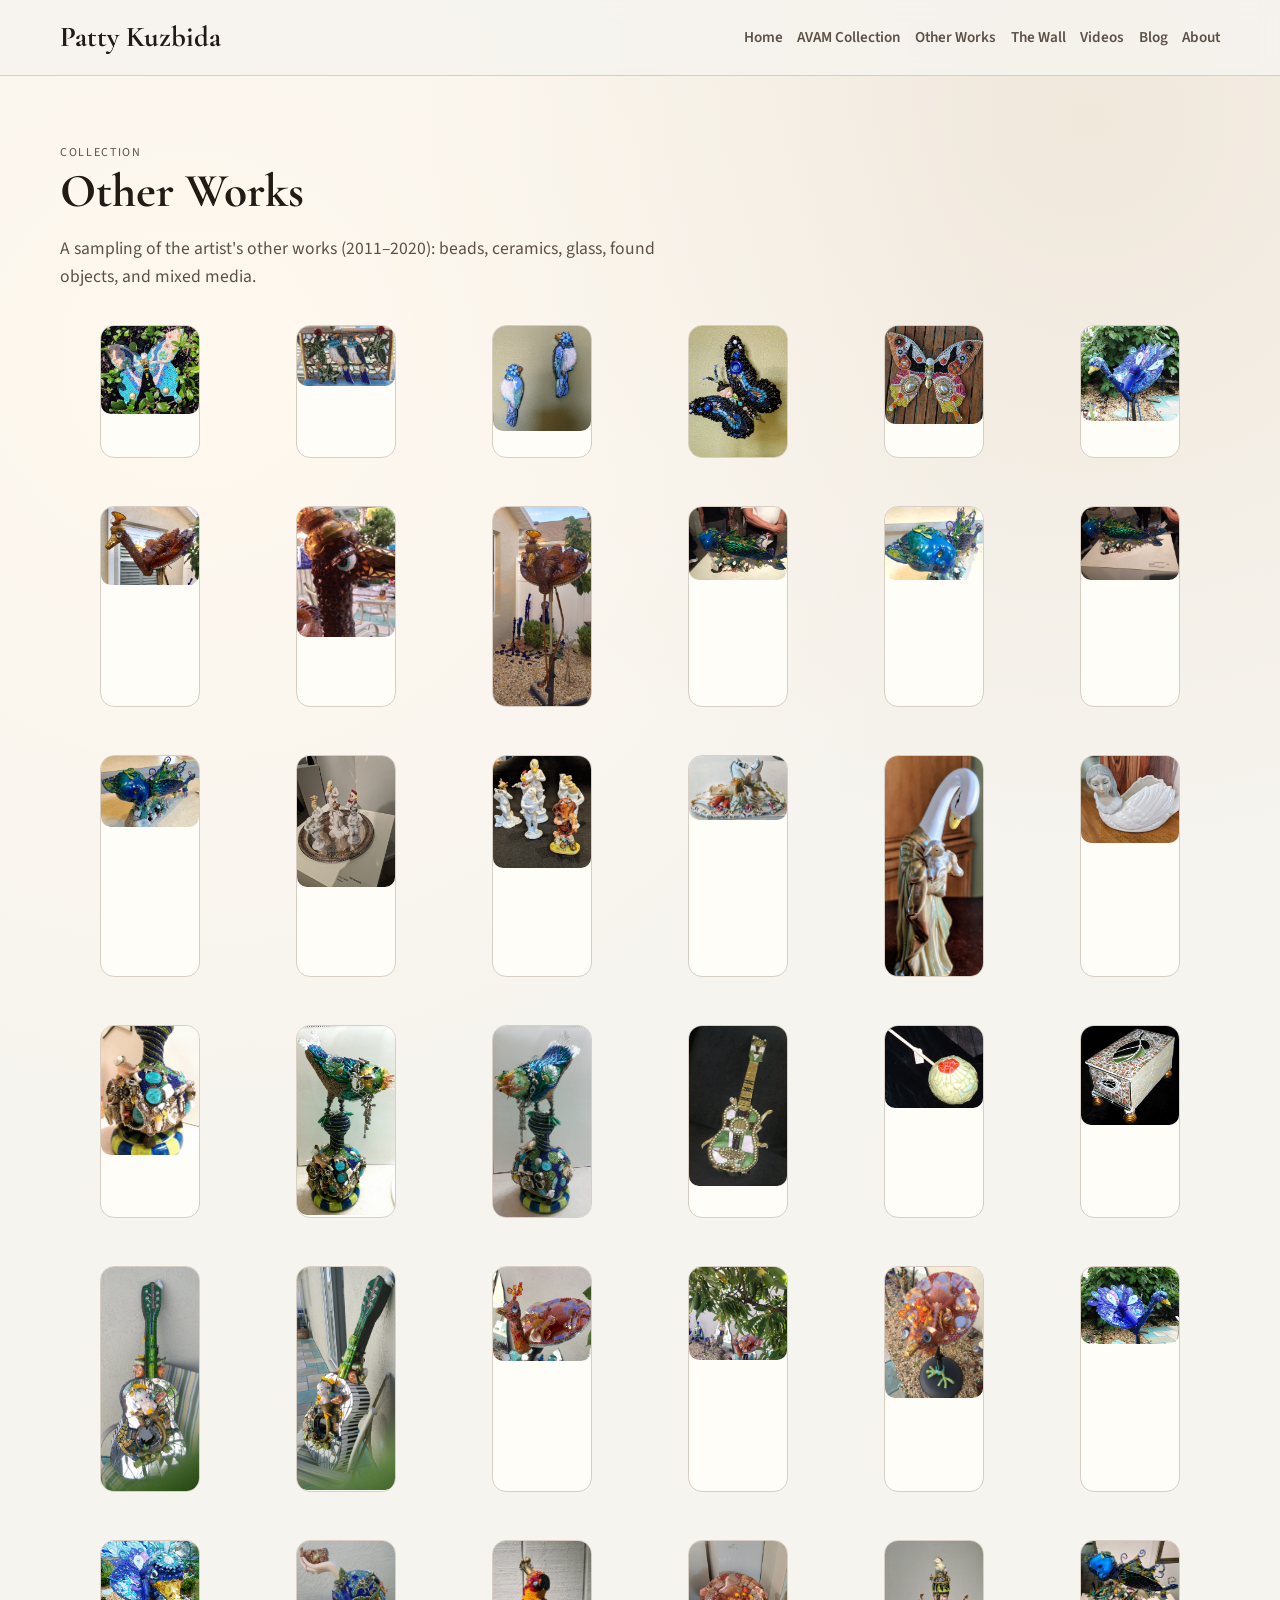
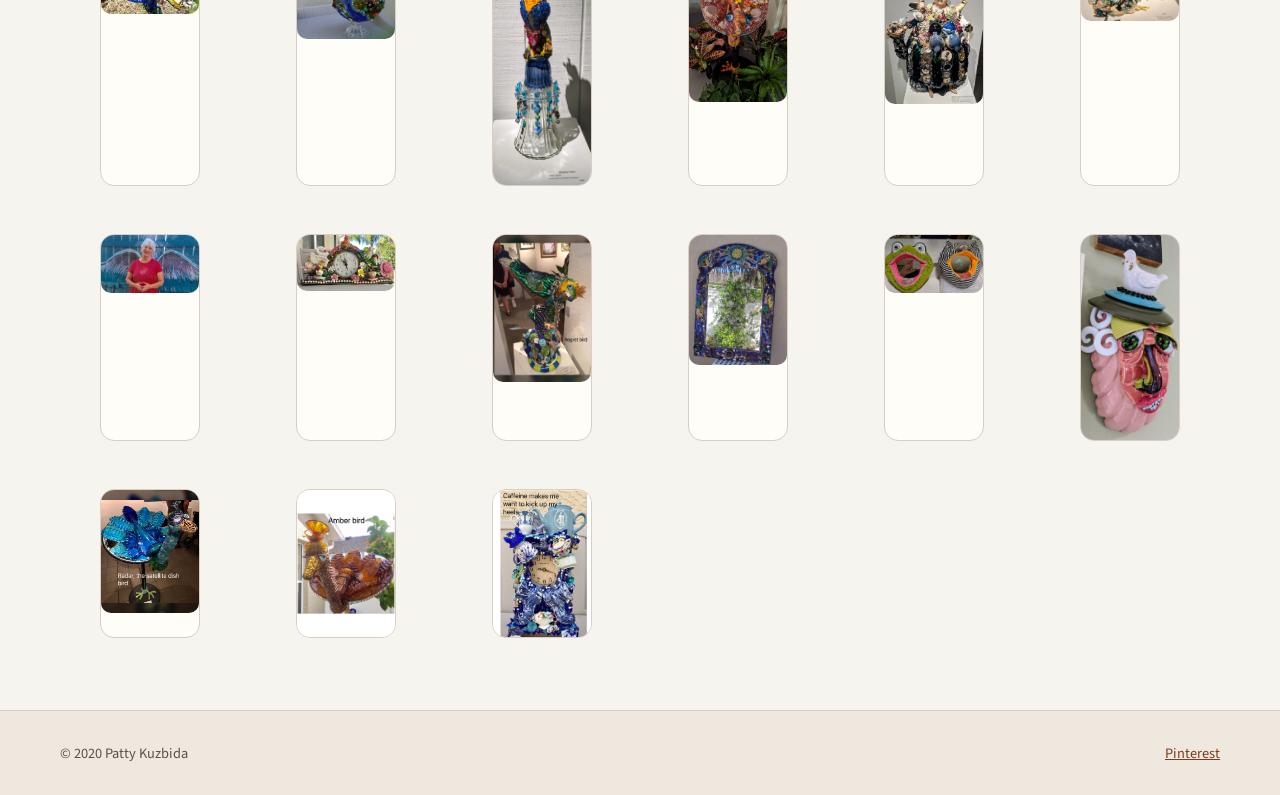
<file: otherworks/index.html>
<!doctype html>
<html lang="en">
<head>
  <meta charset="utf-8" />
  <meta name="viewport" content="width=device-width, initial-scale=1" />
  <title>Other Works | PattyKuzbida</title>
  <meta name="description" content="A sampling of other works by Patty Kuzbida." />
  <link rel="canonical" href="https://www.pattykuzbida.com/otherworks" />
  <link rel="preconnect" href="https://fonts.googleapis.com" />
  <link rel="preconnect" href="https://fonts.gstatic.com" crossorigin />
  <link href="https://fonts.googleapis.com/css2?family=Cormorant+Garamond:wght@500;700&family=Source+Sans+3:wght@400;500;600&display=swap" rel="stylesheet" />
  <link rel="stylesheet" href="../styles.css" />
</head>
<body>
  <a class="skip-link" href="#main">Skip to content</a>
  <header class="site-header">
    <div class="wrap">
      <a class="brand" href="../index.html">Patty Kuzbida</a>
      <nav class="site-nav" aria-label="Main">
        <a href="../index.html">Home</a>
<a href="../avamcollection/">AVAM Collection</a>
<a href="../otherworks/">Other Works</a>
<a href="../thewall/">The Wall</a>
<a href="../videos/">Videos</a>
<a href="../blog/">Blog</a>
<a href="../about-me/">About</a>
      </nav>
    </div>
  </header>
  <main id="main" class="wrap">
    
    <section class="section page-intro">
      <p class="eyebrow">Collection</p>
      <h1>Other Works</h1>
      <p class="lede">A sampling of the artist&#x27;s other works (2011–2020): beads, ceramics, glass, found objects, and mixed media.</p>
    </section>
    <section class="gallery">
      
        <figure class="art">
          <img src="../assets/images/78fa08_a86dc21e7a464dcc998e5a95945d6e48~mv2.jpg" alt="Other Works artwork 1" loading="lazy" />
        </figure>
        
        <figure class="art">
          <img src="../assets/images/78fa08_31f560a54a5a49f5bf8bc39958f062f8~mv2.jpg" alt="Other Works artwork 2" loading="lazy" />
        </figure>
        
        <figure class="art">
          <img src="../assets/images/78fa08_7ca60a4090d44445a3e01b7abbe415dd~mv2.jpg" alt="Other Works artwork 3" loading="lazy" />
        </figure>
        
        <figure class="art">
          <img src="../assets/images/78fa08_9ab2d4a4daf5421fa13891ab8fd8f7df~mv2.jpg" alt="Other Works artwork 4" loading="lazy" />
        </figure>
        
        <figure class="art">
          <img src="../assets/images/78fa08_b290702a4f8f4f5f85fb10ea4e2ab6bd~mv2.jpg" alt="Other Works artwork 5" loading="lazy" />
        </figure>
        
        <figure class="art">
          <img src="../assets/images/78fa08_6ed44cf2d7fd486f8c8328763ef3f137~mv2.jpg" alt="Other Works artwork 6" loading="lazy" />
        </figure>
        
        <figure class="art">
          <img src="../assets/images/78fa08_0295d8cdb7b94d15946f254b21ccc616~mv2.jpg" alt="Other Works artwork 7" loading="lazy" />
        </figure>
        
        <figure class="art">
          <img src="../assets/images/78fa08_a7f28e6cce404e389a3a12e038640130~mv2.jpg" alt="Other Works artwork 8" loading="lazy" />
        </figure>
        
        <figure class="art">
          <img src="../assets/images/78fa08_e7e7f28471934deabc8fbd3f9f4aa86d~mv2.jpg" alt="Other Works artwork 9" loading="lazy" />
        </figure>
        
        <figure class="art">
          <img src="../assets/images/78fa08_4c4f30a14be941f7bdb1f0e888a3b082~mv2.jpg" alt="Other Works artwork 10" loading="lazy" />
        </figure>
        
        <figure class="art">
          <img src="../assets/images/78fa08_fb2866fa9e084e0d8684c6e758ab7ee3~mv2.jpg" alt="Other Works artwork 11" loading="lazy" />
        </figure>
        
        <figure class="art">
          <img src="../assets/images/78fa08_14488b84ee5c4553942079e5e65240fd~mv2.jpg" alt="Other Works artwork 12" loading="lazy" />
        </figure>
        
        <figure class="art">
          <img src="../assets/images/78fa08_7c7fd75240df4d2599cb0deea242b764~mv2.jpg" alt="Other Works artwork 13" loading="lazy" />
        </figure>
        
        <figure class="art">
          <img src="../assets/images/78fa08_4878d13c940d4fac92efd036b9f8bedd~mv2.jpg" alt="Other Works artwork 14" loading="lazy" />
        </figure>
        
        <figure class="art">
          <img src="../assets/images/78fa08_43be4344b44a48d0aad4df2f961b9b85~mv2.jpg" alt="Other Works artwork 15" loading="lazy" />
        </figure>
        
        <figure class="art">
          <img src="../assets/images/78fa08_4feafbd0f434491a8889c8b58eadd3da~mv2.jpg" alt="Other Works artwork 16" loading="lazy" />
        </figure>
        
        <figure class="art">
          <img src="../assets/images/78fa08_01eda14b62504c1885d4f728dd09e793~mv2.jpg" alt="Other Works artwork 17" loading="lazy" />
        </figure>
        
        <figure class="art">
          <img src="../assets/images/78fa08_e3057dc4775d4a10bb1b2550ad270524~mv2.jpg" alt="Other Works artwork 18" loading="lazy" />
        </figure>
        
        <figure class="art">
          <img src="../assets/images/78fa08_e68df5c8144c422599d4f8696085716a~mv2.jpg" alt="Other Works artwork 19" loading="lazy" />
        </figure>
        
        <figure class="art">
          <img src="../assets/images/78fa08_7d3f1138ce5e45169d9ca8995d62de43~mv2.jpg" alt="Other Works artwork 20" loading="lazy" />
        </figure>
        
        <figure class="art">
          <img src="../assets/images/78fa08_00a1c6ea0e0e4f798eb7e14c5f2b1914~mv2.jpg" alt="Other Works artwork 21" loading="lazy" />
        </figure>
        
        <figure class="art">
          <img src="../assets/images/78fa08_a7f5c2d7bc094ac787524cb1683d5c63~mv2.jpg" alt="Other Works artwork 22" loading="lazy" />
        </figure>
        
        <figure class="art">
          <img src="../assets/images/78fa08_2d36504307ce45c495a410a46c1e9bd5~mv2.jpg" alt="Other Works artwork 23" loading="lazy" />
        </figure>
        
        <figure class="art">
          <img src="../assets/images/78fa08_2ade22692fb94e9e952f952d07d1ded1~mv2.jpg" alt="Other Works artwork 24" loading="lazy" />
        </figure>
        
        <figure class="art">
          <img src="../assets/images/78fa08_eb10bccc10d143d39d8941ce2877b204~mv2.jpg" alt="Other Works artwork 25" loading="lazy" />
        </figure>
        
        <figure class="art">
          <img src="../assets/images/78fa08_e3a8e22f8b0e4d47abf4da1041475135~mv2.jpg" alt="Other Works artwork 26" loading="lazy" />
        </figure>
        
        <figure class="art">
          <img src="../assets/images/78fa08_4dabc6283f7445a1a62f40df689f9194~mv2.jpg" alt="Other Works artwork 27" loading="lazy" />
        </figure>
        
        <figure class="art">
          <img src="../assets/images/78fa08_d8f282b1376e44729ce5cdbdeb9dfce3~mv2.jpg" alt="Other Works artwork 28" loading="lazy" />
        </figure>
        
        <figure class="art">
          <img src="../assets/images/78fa08_9ece78fb7ebc4f5e90c6515447daaae9~mv2.jpg" alt="Other Works artwork 29" loading="lazy" />
        </figure>
        
        <figure class="art">
          <img src="../assets/images/78fa08_ea81059d71da4169b58b596f86f167f1~mv2.jpg" alt="Other Works artwork 30" loading="lazy" />
        </figure>
        
        <figure class="art">
          <img src="../assets/images/78fa08_803ebe214aab4aab813df79702abf016~mv2.jpg" alt="Other Works artwork 31" loading="lazy" />
        </figure>
        
        <figure class="art">
          <img src="../assets/images/78fa08_4ca8114a606a419abfee6a9f14a67911~mv2.jpg" alt="Other Works artwork 32" loading="lazy" />
        </figure>
        
        <figure class="art">
          <img src="../assets/images/78fa08_e8e2acc973464cea94b5d23d9f0ad721~mv2.jpg" alt="Other Works artwork 33" loading="lazy" />
        </figure>
        
        <figure class="art">
          <img src="../assets/images/78fa08_7f858b6f2a274c939327753ed19fd7ea~mv2.jpg" alt="Other Works artwork 34" loading="lazy" />
        </figure>
        
        <figure class="art">
          <img src="../assets/images/78fa08_5e7cea587eb64e19b2239b282ca716ae~mv2.jpg" alt="Other Works artwork 35" loading="lazy" />
        </figure>
        
        <figure class="art">
          <img src="../assets/images/78fa08_bed5eccb5c7c4511b0352698761c78c2~mv2.jpg" alt="Other Works artwork 36" loading="lazy" />
        </figure>
        
        <figure class="art">
          <img src="../assets/images/78fa08_2aeaecf33b4d4fa7b483e6f9bfadaab3~mv2.jpg" alt="Other Works artwork 37" loading="lazy" />
        </figure>
        
        <figure class="art">
          <img src="../assets/images/78fa08_7894ca6dda49498e8dcaf2d09911c4db~mv2.jpg" alt="Other Works artwork 38" loading="lazy" />
        </figure>
        
        <figure class="art">
          <img src="../assets/images/78fa08_e6ccdad5ada2452bbc5de8666c2d4b37~mv2.jpg" alt="Other Works artwork 39" loading="lazy" />
        </figure>
        
        <figure class="art">
          <img src="../assets/images/78fa08_9ae062b3c0af4178ac758fc7e2c7b372~mv2.jpg" alt="Other Works artwork 40" loading="lazy" />
        </figure>
        
        <figure class="art">
          <img src="../assets/images/78fa08_c5b06538e1c2460d9c5684f33a9f35fe~mv2.jpg" alt="Other Works artwork 41" loading="lazy" />
        </figure>
        
        <figure class="art">
          <img src="../assets/images/78fa08_2be23a5b46964f70ad8cd418a75813f3~mv2.jpg" alt="Other Works artwork 42" loading="lazy" />
        </figure>
        
        <figure class="art">
          <img src="../assets/images/78fa08_068f751b6bcf4a88b4ce435273fb9635~mv2.jpg" alt="Other Works artwork 43" loading="lazy" />
        </figure>
        
        <figure class="art">
          <img src="../assets/images/78fa08_689454b486c542a9acf25a446b609886~mv2.jpg" alt="Other Works artwork 44" loading="lazy" />
        </figure>
        
        <figure class="art">
          <img src="../assets/images/78fa08_ac2db68adf0043899d07cf9b5fe220f1~mv2.jpg" alt="Other Works artwork 45" loading="lazy" />
        </figure>
        
    </section>
    
  </main>
  <footer class="site-footer">
    <div class="wrap">
      <p>© 2020 Patty Kuzbida</p>
      <p><a href="https://www.pinterest.com/kuzbida/" target="_blank" rel="noopener noreferrer">Pinterest</a></p>
    </div>
  </footer>
</body>
</html>
</file>
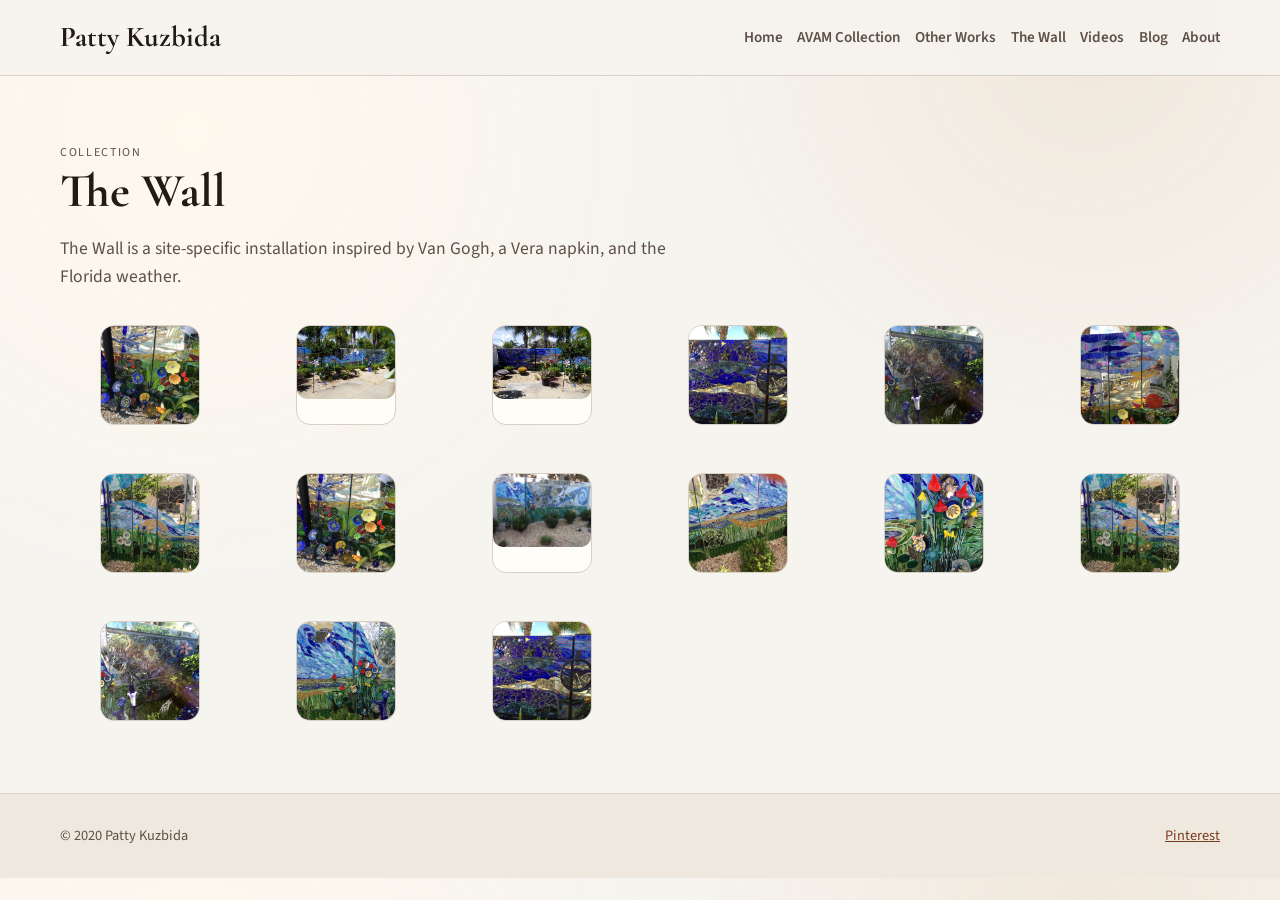
<file: thewall/index.html>
<!doctype html>
<html lang="en">
<head>
  <meta charset="utf-8" />
  <meta name="viewport" content="width=device-width, initial-scale=1" />
  <title>The Wall | PattyKuzbida</title>
  <meta name="description" content="Site-specific installation by Patty Kuzbida in Florida." />
  <link rel="canonical" href="https://www.pattykuzbida.com/thewall" />
  <link rel="preconnect" href="https://fonts.googleapis.com" />
  <link rel="preconnect" href="https://fonts.gstatic.com" crossorigin />
  <link href="https://fonts.googleapis.com/css2?family=Cormorant+Garamond:wght@500;700&family=Source+Sans+3:wght@400;500;600&display=swap" rel="stylesheet" />
  <link rel="stylesheet" href="../styles.css" />
</head>
<body>
  <a class="skip-link" href="#main">Skip to content</a>
  <header class="site-header">
    <div class="wrap">
      <a class="brand" href="../index.html">Patty Kuzbida</a>
      <nav class="site-nav" aria-label="Main">
        <a href="../index.html">Home</a>
<a href="../avamcollection/">AVAM Collection</a>
<a href="../otherworks/">Other Works</a>
<a href="../thewall/">The Wall</a>
<a href="../videos/">Videos</a>
<a href="../blog/">Blog</a>
<a href="../about-me/">About</a>
      </nav>
    </div>
  </header>
  <main id="main" class="wrap">
    
    <section class="section page-intro">
      <p class="eyebrow">Collection</p>
      <h1>The Wall</h1>
      <p class="lede">The Wall is a site-specific installation inspired by Van Gogh, a Vera napkin, and the Florida weather.</p>
    </section>
    <section class="gallery">
      
        <figure class="art">
          <img src="../assets/images/78fa08_99d0fe4d934f4d1789483ca536b9e37a~mv2.jpg" alt="The Wall artwork 1" loading="lazy" />
        </figure>
        
        <figure class="art">
          <img src="../assets/images/78fa08_568b43130e294acba0ea14a09a4a82c4~mv2.jpg" alt="The Wall artwork 2" loading="lazy" />
        </figure>
        
        <figure class="art">
          <img src="../assets/images/78fa08_c8b55fb3b96741cba56b6ebf4e51f7f0~mv2.jpg" alt="The Wall artwork 3" loading="lazy" />
        </figure>
        
        <figure class="art">
          <img src="../assets/images/78fa08_df5738326ce34ac4a536ffc91740fef2~mv2.jpg" alt="The Wall artwork 4" loading="lazy" />
        </figure>
        
        <figure class="art">
          <img src="../assets/images/78fa08_a20fedaeee5f4c64ae1ce96f7a42d414~mv2.jpg" alt="The Wall artwork 5" loading="lazy" />
        </figure>
        
        <figure class="art">
          <img src="../assets/images/78fa08_06ad1a1cf2e644339b8bf08b2a425880~mv2.jpg" alt="The Wall artwork 6" loading="lazy" />
        </figure>
        
        <figure class="art">
          <img src="../assets/images/78fa08_f552e97272ff4a0fb82b6f06924985f7~mv2.jpg" alt="The Wall artwork 7" loading="lazy" />
        </figure>
        
        <figure class="art">
          <img src="../assets/images/78fa08_0b71853caa044461b25783b16a4a7555~mv2.jpg" alt="The Wall artwork 8" loading="lazy" />
        </figure>
        
        <figure class="art">
          <img src="../assets/images/78fa08_a4adc59ba55a4186922d4343f1005b38~mv2.jpg" alt="The Wall artwork 9" loading="lazy" />
        </figure>
        
        <figure class="art">
          <img src="../assets/images/78fa08_3fb9cc25d77e4f45abdde7c5a98cfc30~mv2.jpg" alt="The Wall artwork 10" loading="lazy" />
        </figure>
        
        <figure class="art">
          <img src="../assets/images/78fa08_7accf059a4924096bd54c360a7df49d8~mv2.jpg" alt="The Wall artwork 11" loading="lazy" />
        </figure>
        
        <figure class="art">
          <img src="../assets/images/78fa08_0477b6d10d7c48f28897021a2b8a2fcb~mv2.jpg" alt="The Wall artwork 12" loading="lazy" />
        </figure>
        
        <figure class="art">
          <img src="../assets/images/78fa08_4ed3b895025e49dbb0af5e5923153cae~mv2.jpg" alt="The Wall artwork 13" loading="lazy" />
        </figure>
        
        <figure class="art">
          <img src="../assets/images/78fa08_6474770ae1244e7aa505dbfe582da67d~mv2.jpg" alt="The Wall artwork 14" loading="lazy" />
        </figure>
        
        <figure class="art">
          <img src="../assets/images/78fa08_d73790e3fa594b7291258a40fc7f07c4~mv2.jpg" alt="The Wall artwork 15" loading="lazy" />
        </figure>
        
    </section>
    
  </main>
  <footer class="site-footer">
    <div class="wrap">
      <p>© 2020 Patty Kuzbida</p>
      <p><a href="https://www.pinterest.com/kuzbida/" target="_blank" rel="noopener noreferrer">Pinterest</a></p>
    </div>
  </footer>
</body>
</html>
</file>
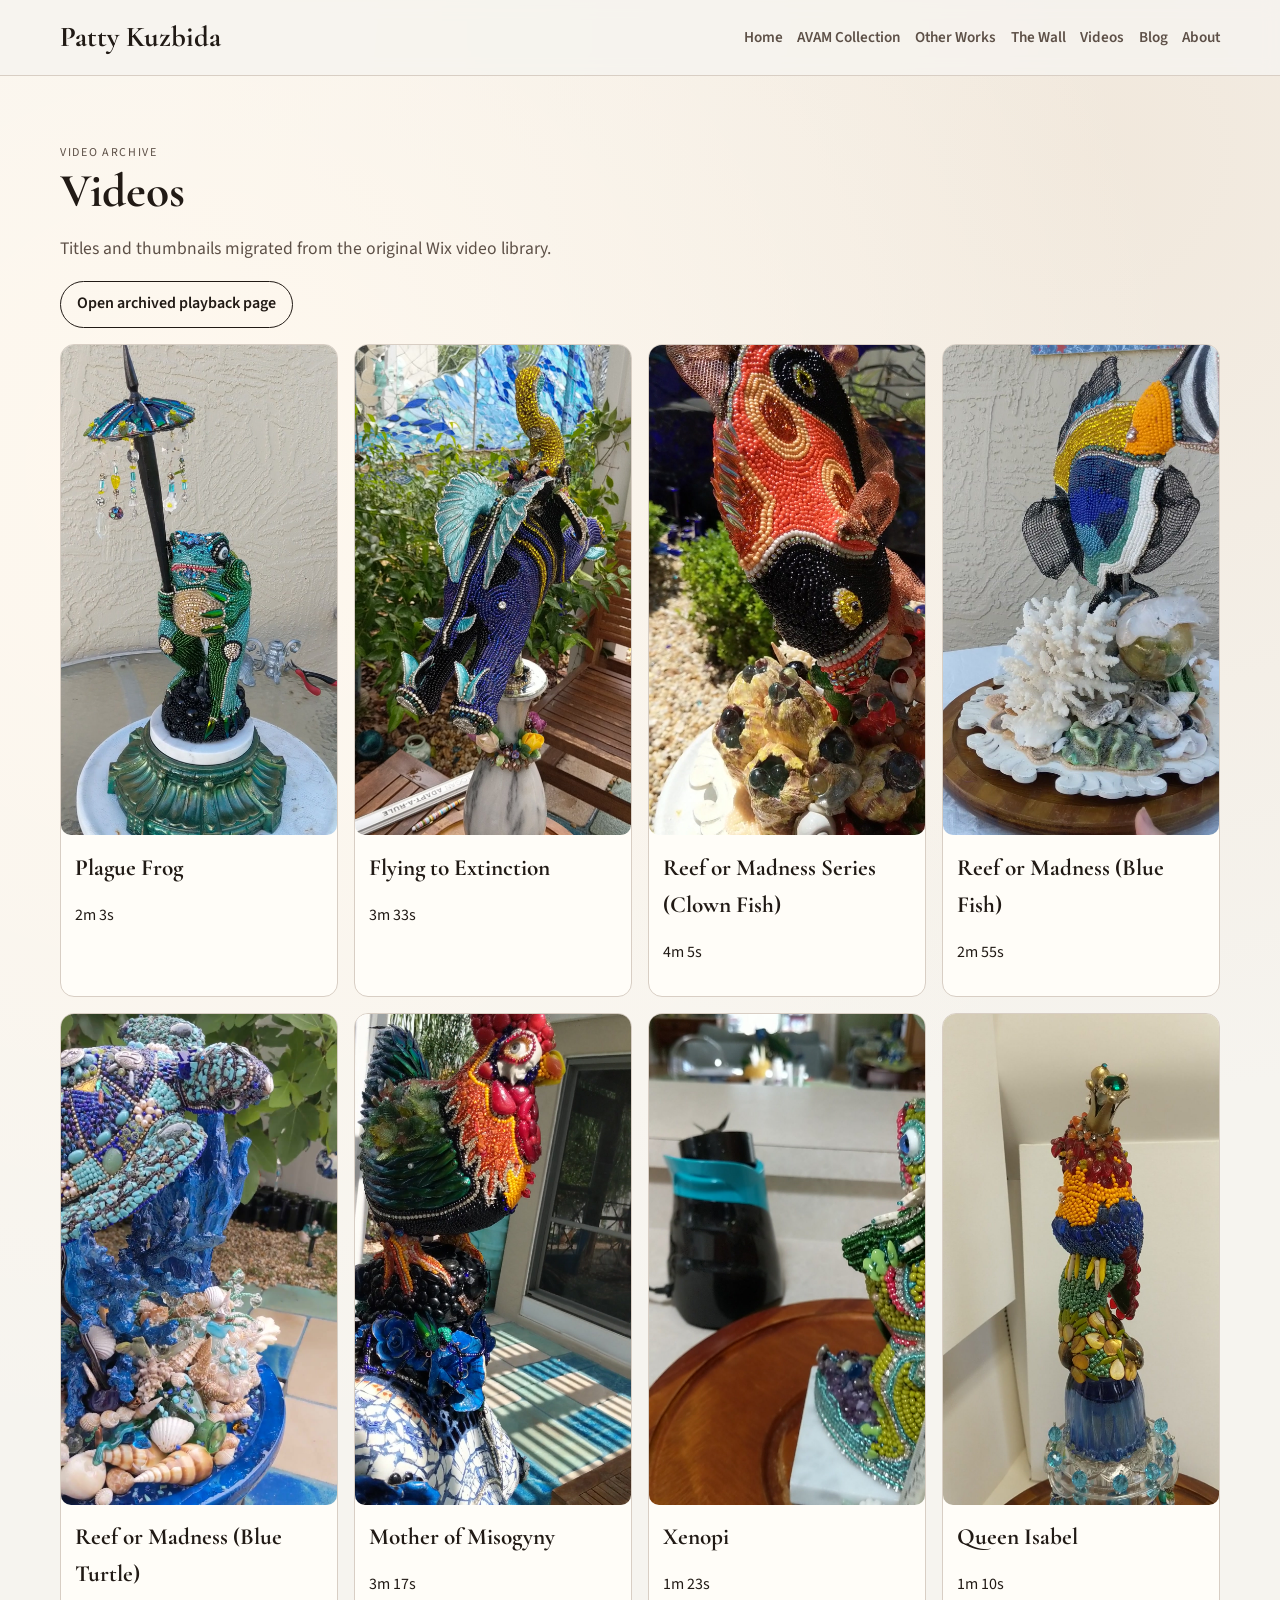
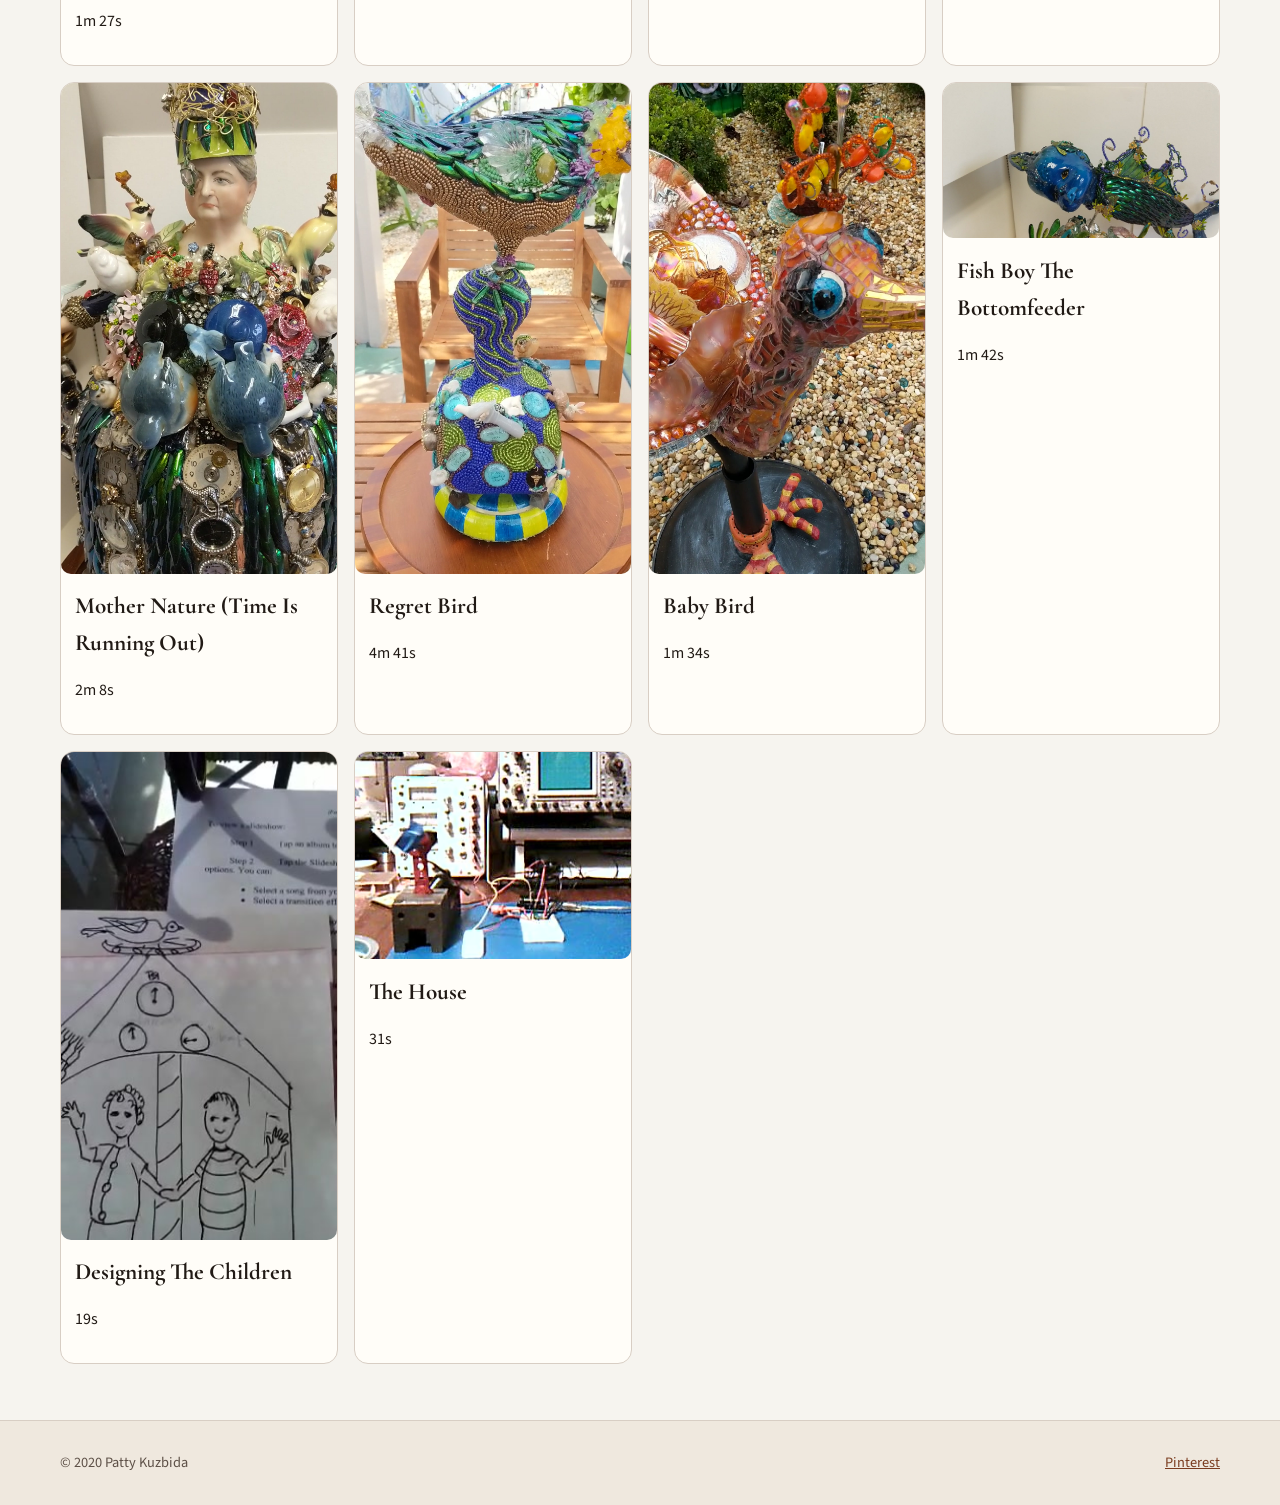
<file: videos/index.html>
<!doctype html>
<html lang="en">
<head>
  <meta charset="utf-8" />
  <meta name="viewport" content="width=device-width, initial-scale=1" />
  <title>Videos | PattyKuzbida</title>
  <meta name="description" content="Video library from Patty Kuzbida." />
  <link rel="canonical" href="https://www.pattykuzbida.com/videos" />
  <link rel="preconnect" href="https://fonts.googleapis.com" />
  <link rel="preconnect" href="https://fonts.gstatic.com" crossorigin />
  <link href="https://fonts.googleapis.com/css2?family=Cormorant+Garamond:wght@500;700&family=Source+Sans+3:wght@400;500;600&display=swap" rel="stylesheet" />
  <link rel="stylesheet" href="../styles.css" />
</head>
<body>
  <a class="skip-link" href="#main">Skip to content</a>
  <header class="site-header">
    <div class="wrap">
      <a class="brand" href="../index.html">Patty Kuzbida</a>
      <nav class="site-nav" aria-label="Main">
        <a href="../index.html">Home</a>
<a href="../avamcollection/">AVAM Collection</a>
<a href="../otherworks/">Other Works</a>
<a href="../thewall/">The Wall</a>
<a href="../videos/">Videos</a>
<a href="../blog/">Blog</a>
<a href="../about-me/">About</a>
      </nav>
    </div>
  </header>
  <main id="main" class="wrap">
    
<section class="section page-intro">
  <p class="eyebrow">Video Archive</p>
  <h1>Videos</h1>
  <p class="lede">Titles and thumbnails migrated from the original Wix video library.</p>
  <p><a class="btn btn-secondary" target="_blank" rel="noopener noreferrer" href="https://web.archive.org/web/20251212144823/https://www.pattykuzbida.com/videos">Open archived playback page</a></p>
</section>
<section class="video-grid">
  
    <article class="video-card">
      <img src="../assets/images/78fa08_63b3f2670ec747e4a3c7505e8d5832a1f002.jpg" alt="Plague Frog thumbnail" loading="lazy" />
      <div>
        <h3>Plague Frog</h3>
        <p>2m 3s</p>
      </div>
    </article>
    
    <article class="video-card">
      <img src="../assets/images/78fa08_4ff319f9f9364e6b9beda729d69f2240f000.jpg" alt="Flying to Extinction thumbnail" loading="lazy" />
      <div>
        <h3>Flying to Extinction</h3>
        <p>3m 33s</p>
      </div>
    </article>
    
    <article class="video-card">
      <img src="../assets/images/78fa08_25c8bd281e444cc8bf18bb72182e4cf9f002.jpg" alt="Reef or Madness Series (Clown Fish) thumbnail" loading="lazy" />
      <div>
        <h3>Reef or Madness Series (Clown Fish)</h3>
        <p>4m 5s</p>
      </div>
    </article>
    
    <article class="video-card">
      <img src="../assets/images/78fa08_59b172c3a54440dca82d267abc32e720f002.jpg" alt="Reef or Madness (Blue Fish) thumbnail" loading="lazy" />
      <div>
        <h3>Reef or Madness (Blue Fish)</h3>
        <p>2m 55s</p>
      </div>
    </article>
    
    <article class="video-card">
      <img src="../assets/images/78fa08_6d892e6dbc504bff8cb1b485958723d4f002.jpg" alt="Reef or Madness (Blue Turtle) thumbnail" loading="lazy" />
      <div>
        <h3>Reef or Madness (Blue Turtle)</h3>
        <p>1m 27s</p>
      </div>
    </article>
    
    <article class="video-card">
      <img src="../assets/images/78fa08_5b22a0ae80004e04aa4fdd909e44ef29f002.jpg" alt="Mother of Misogyny thumbnail" loading="lazy" />
      <div>
        <h3>Mother of Misogyny</h3>
        <p>3m 17s</p>
      </div>
    </article>
    
    <article class="video-card">
      <img src="../assets/images/78fa08_d212b608ea6b416f8e006a057ef4ef60f002.jpg" alt="Xenopi thumbnail" loading="lazy" />
      <div>
        <h3>Xenopi</h3>
        <p>1m 23s</p>
      </div>
    </article>
    
    <article class="video-card">
      <img src="../assets/images/78fa08_4ce868b9a0b743619dd3fe6cad7b14bdf002.jpg" alt="Queen Isabel thumbnail" loading="lazy" />
      <div>
        <h3>Queen Isabel</h3>
        <p>1m 10s</p>
      </div>
    </article>
    
    <article class="video-card">
      <img src="../assets/images/78fa08_51168188bd1d4f5abbeb0ddc25dd0c80f002.jpg" alt="Mother Nature (Time Is Running Out) thumbnail" loading="lazy" />
      <div>
        <h3>Mother Nature (Time Is Running Out)</h3>
        <p>2m 8s</p>
      </div>
    </article>
    
    <article class="video-card">
      <img src="../assets/images/78fa08_7da54d59a54949b19e702f7138b4058bf002.jpg" alt="Regret Bird thumbnail" loading="lazy" />
      <div>
        <h3>Regret Bird</h3>
        <p>4m 41s</p>
      </div>
    </article>
    
    <article class="video-card">
      <img src="../assets/images/78fa08_b4db5bd9195d483cafd7194d5a7853b4f002.jpg" alt="Baby Bird thumbnail" loading="lazy" />
      <div>
        <h3>Baby Bird</h3>
        <p>1m 34s</p>
      </div>
    </article>
    
    <article class="video-card">
      <img src="../assets/images/78fa08_d0c8362d083d4bb0923981b8b2d836bef002.jpg" alt="Fish Boy The Bottomfeeder thumbnail" loading="lazy" />
      <div>
        <h3>Fish Boy The Bottomfeeder</h3>
        <p>1m 42s</p>
      </div>
    </article>
    
    <article class="video-card">
      <img src="../assets/images/78fa08_d9b0c3dc42934711ad4fb70708d8749ef002.jpg" alt="Designing The Children thumbnail" loading="lazy" />
      <div>
        <h3>Designing The Children</h3>
        <p>19s</p>
      </div>
    </article>
    
    <article class="video-card">
      <img src="../assets/images/78fa08_c44fd65a0ffb4327867f148c23a0de92f002.jpg" alt="The House thumbnail" loading="lazy" />
      <div>
        <h3>The House</h3>
        <p>31s</p>
      </div>
    </article>
    
</section>

  </main>
  <footer class="site-footer">
    <div class="wrap">
      <p>© 2020 Patty Kuzbida</p>
      <p><a href="https://www.pinterest.com/kuzbida/" target="_blank" rel="noopener noreferrer">Pinterest</a></p>
    </div>
  </footer>
</body>
</html>
</file>
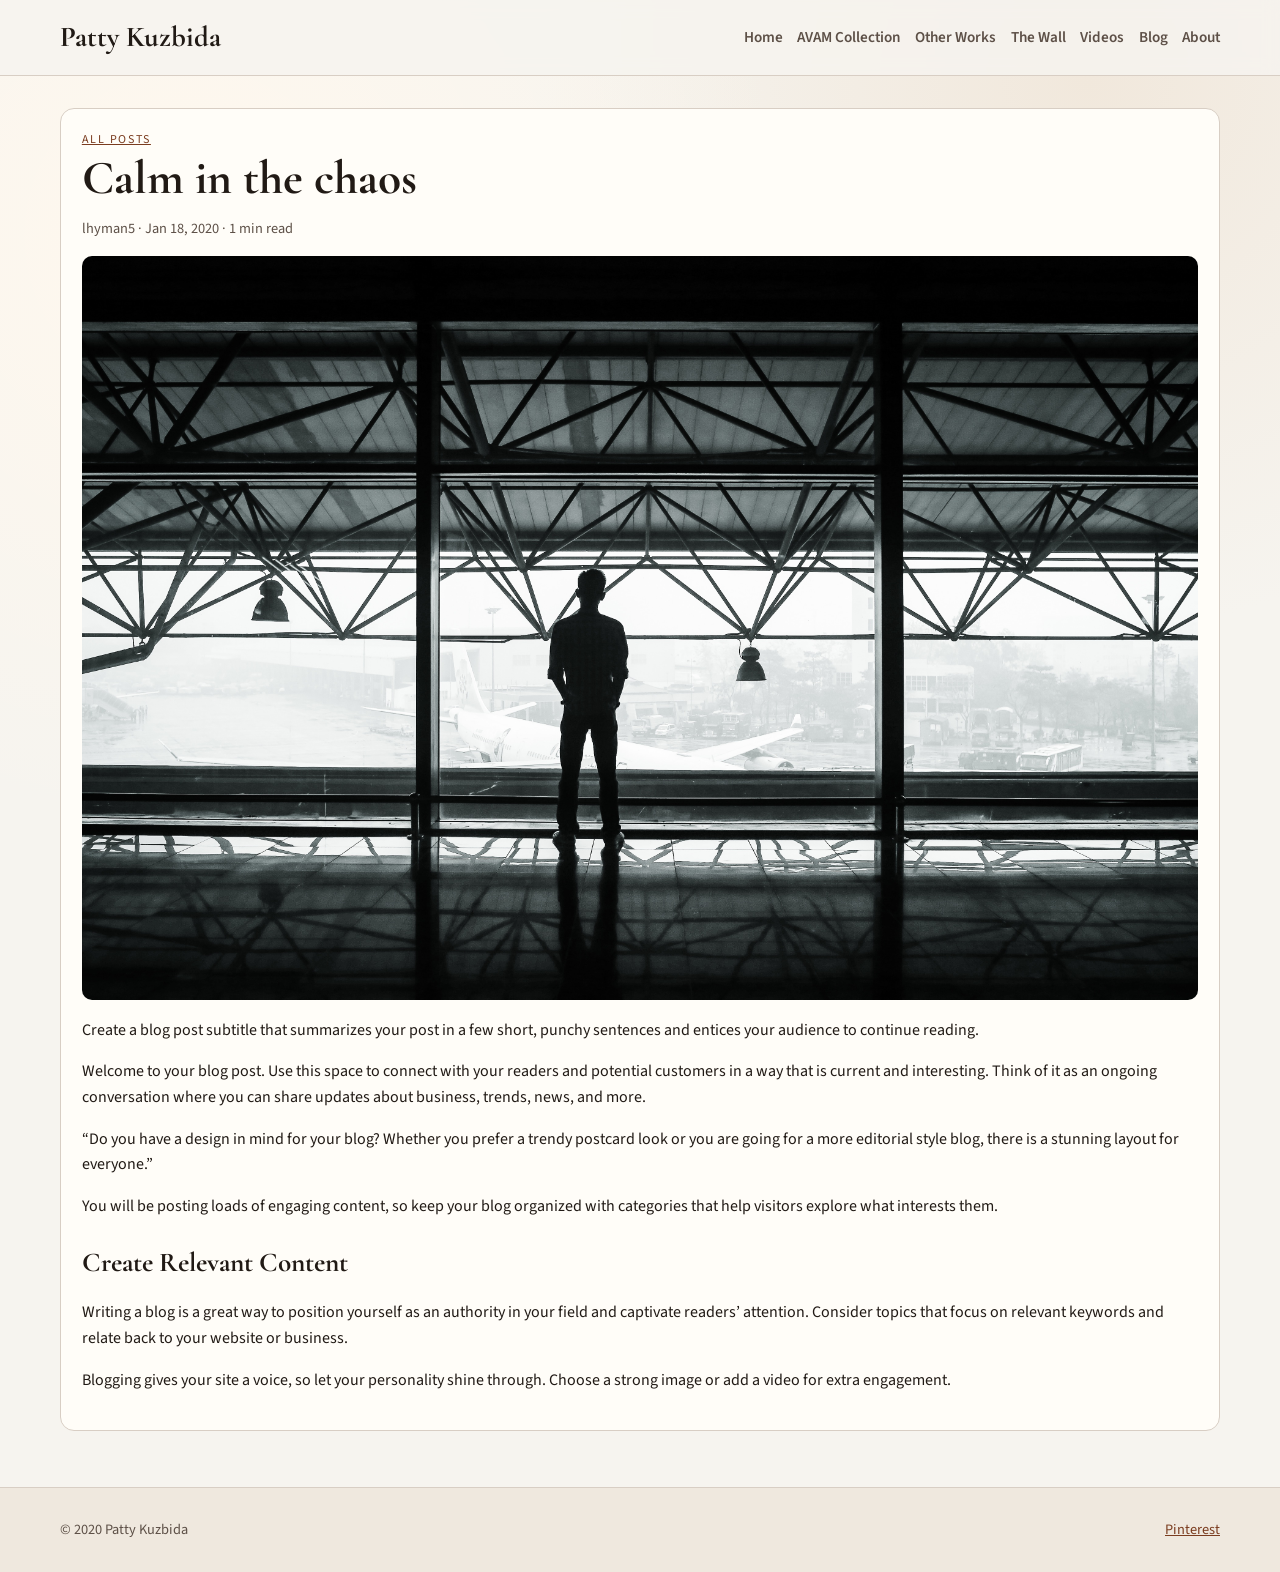
<file: post/calm-in-the-chaos/index.html>
<!doctype html>
<html lang="en">
<head>
  <meta charset="utf-8" />
  <meta name="viewport" content="width=device-width, initial-scale=1" />
  <title>Calm in the chaos</title>
  <meta name="description" content="Archived blog post: Calm in the chaos" />
  <link rel="canonical" href="https://www.pattykuzbida.com/post/calm-in-the-chaos" />
  <link rel="preconnect" href="https://fonts.googleapis.com" />
  <link rel="preconnect" href="https://fonts.gstatic.com" crossorigin />
  <link href="https://fonts.googleapis.com/css2?family=Cormorant+Garamond:wght@500;700&family=Source+Sans+3:wght@400;500;600&display=swap" rel="stylesheet" />
  <link rel="stylesheet" href="../../styles.css" />
</head>
<body>
  <a class="skip-link" href="#main">Skip to content</a>
  <header class="site-header">
    <div class="wrap">
      <a class="brand" href="../../index.html">Patty Kuzbida</a>
      <nav class="site-nav" aria-label="Main">
        <a href="../../index.html">Home</a>
<a href="../../avamcollection/">AVAM Collection</a>
<a href="../../otherworks/">Other Works</a>
<a href="../../thewall/">The Wall</a>
<a href="../../videos/">Videos</a>
<a href="../../blog/">Blog</a>
<a href="../../about-me/">About</a>
      </nav>
    </div>
  </header>
  <main id="main" class="wrap">
    
    <article class="post">
      <p class="eyebrow"><a href="../../blog/">All Posts</a></p>
      <h1>Calm in the chaos</h1>
      <p class="meta">lhyman5 · Jan 18, 2020 · 1 min read</p>
      <figure class="post-hero">
        <img src="../../assets/images/2e872963e1be470eb1132e0bbda2cfd4.jpg" alt="Calm in the chaos" />
      </figure>
      <p>Create a blog post subtitle that summarizes your post in a few short, punchy sentences and entices your audience to continue reading.</p><p>Welcome to your blog post. Use this space to connect with your readers and potential customers in a way that is current and interesting. Think of it as an ongoing conversation where you can share updates about business, trends, news, and more.</p><p>“Do you have a design in mind for your blog? Whether you prefer a trendy postcard look or you are going for a more editorial style blog, there is a stunning layout for everyone.”</p><p>You will be posting loads of engaging content, so keep your blog organized with categories that help visitors explore what interests them.</p><h2>Create Relevant Content</h2><p>Writing a blog is a great way to position yourself as an authority in your field and captivate readers’ attention. Consider topics that focus on relevant keywords and relate back to your website or business.</p><p>Blogging gives your site a voice, so let your personality shine through. Choose a strong image or add a video for extra engagement.</p>
    </article>
    
  </main>
  <footer class="site-footer">
    <div class="wrap">
      <p>© 2020 Patty Kuzbida</p>
      <p><a href="https://www.pinterest.com/kuzbida/" target="_blank" rel="noopener noreferrer">Pinterest</a></p>
    </div>
  </footer>
</body>
</html>
</file>
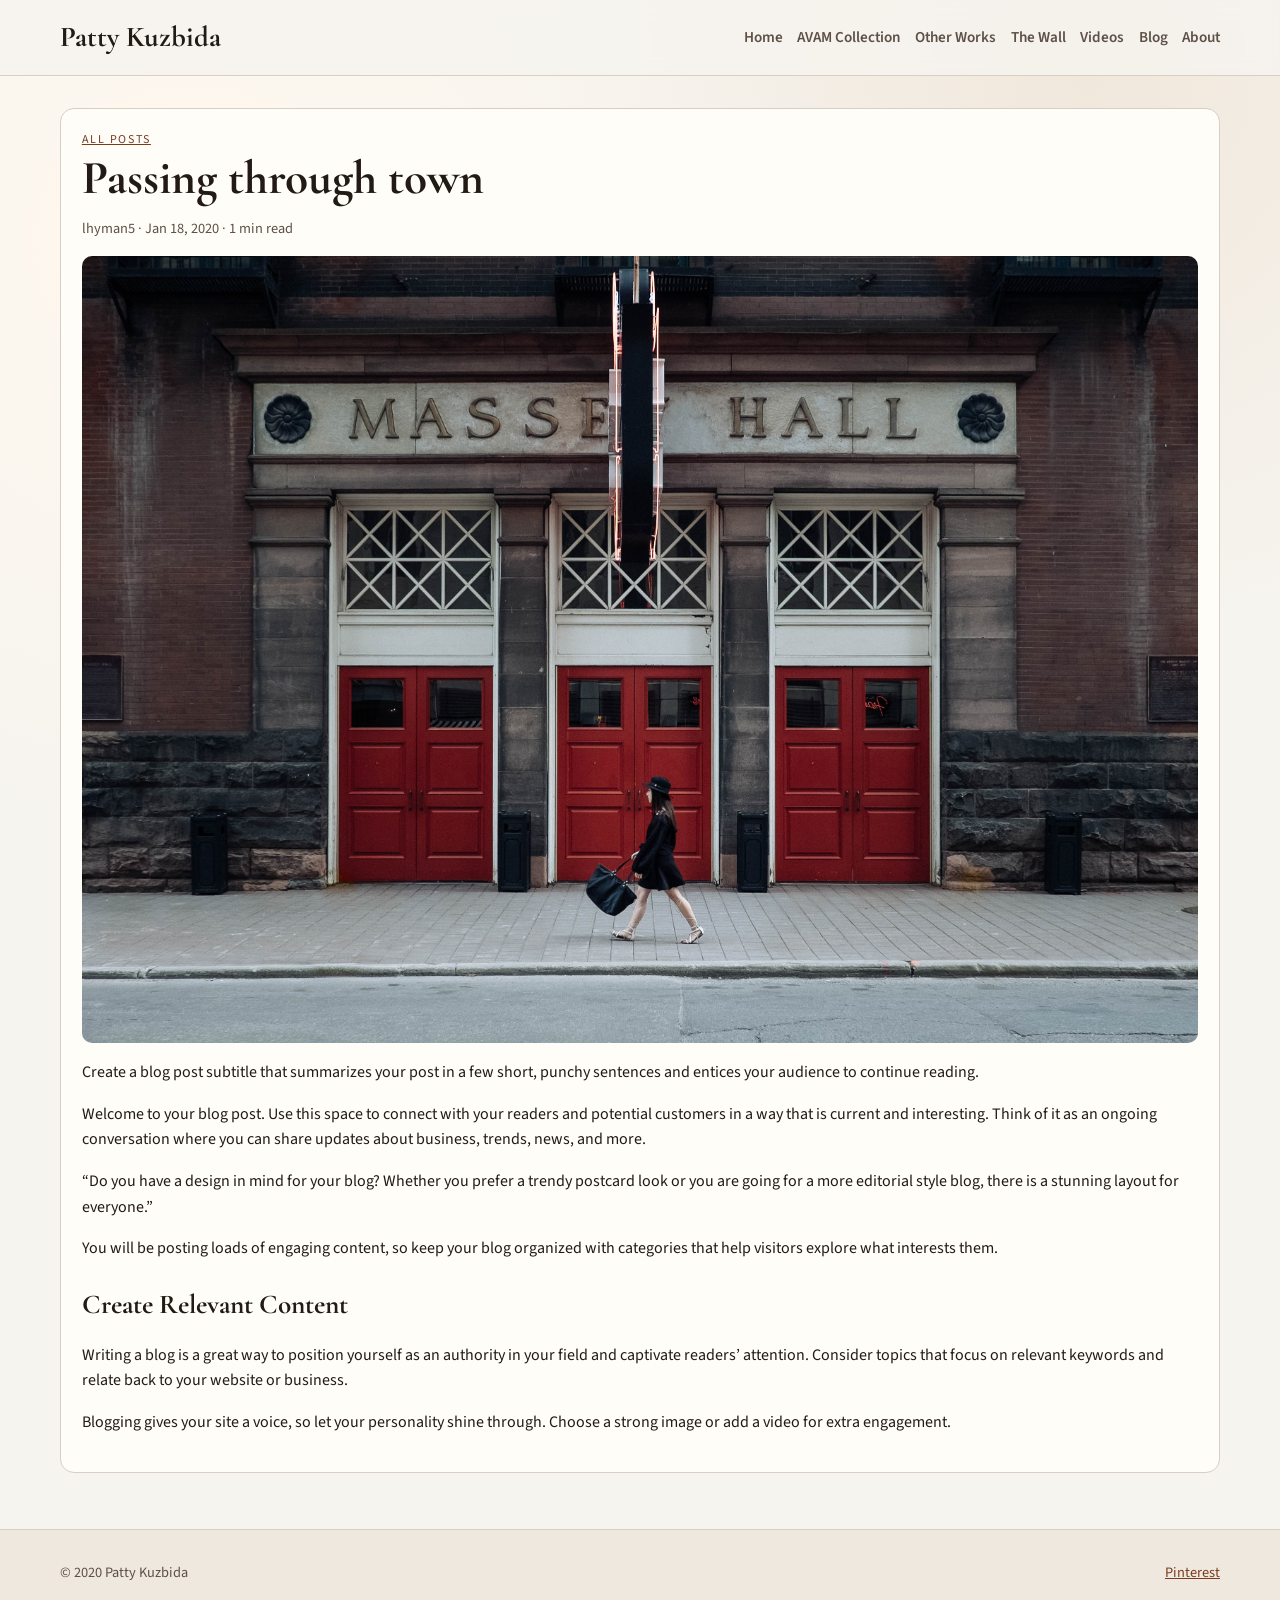
<file: post/passing-through-town/index.html>
<!doctype html>
<html lang="en">
<head>
  <meta charset="utf-8" />
  <meta name="viewport" content="width=device-width, initial-scale=1" />
  <title>Passing through town</title>
  <meta name="description" content="Archived blog post: Passing through town" />
  <link rel="canonical" href="https://www.pattykuzbida.com/post/passing-through-town" />
  <link rel="preconnect" href="https://fonts.googleapis.com" />
  <link rel="preconnect" href="https://fonts.gstatic.com" crossorigin />
  <link href="https://fonts.googleapis.com/css2?family=Cormorant+Garamond:wght@500;700&family=Source+Sans+3:wght@400;500;600&display=swap" rel="stylesheet" />
  <link rel="stylesheet" href="../../styles.css" />
</head>
<body>
  <a class="skip-link" href="#main">Skip to content</a>
  <header class="site-header">
    <div class="wrap">
      <a class="brand" href="../../index.html">Patty Kuzbida</a>
      <nav class="site-nav" aria-label="Main">
        <a href="../../index.html">Home</a>
<a href="../../avamcollection/">AVAM Collection</a>
<a href="../../otherworks/">Other Works</a>
<a href="../../thewall/">The Wall</a>
<a href="../../videos/">Videos</a>
<a href="../../blog/">Blog</a>
<a href="../../about-me/">About</a>
      </nav>
    </div>
  </header>
  <main id="main" class="wrap">
    
    <article class="post">
      <p class="eyebrow"><a href="../../blog/">All Posts</a></p>
      <h1>Passing through town</h1>
      <p class="meta">lhyman5 · Jan 18, 2020 · 1 min read</p>
      <figure class="post-hero">
        <img src="../../assets/images/b4e2b8a7bd0d44a8b85b221b2f574bc9.jpg" alt="Passing through town" />
      </figure>
      <p>Create a blog post subtitle that summarizes your post in a few short, punchy sentences and entices your audience to continue reading.</p><p>Welcome to your blog post. Use this space to connect with your readers and potential customers in a way that is current and interesting. Think of it as an ongoing conversation where you can share updates about business, trends, news, and more.</p><p>“Do you have a design in mind for your blog? Whether you prefer a trendy postcard look or you are going for a more editorial style blog, there is a stunning layout for everyone.”</p><p>You will be posting loads of engaging content, so keep your blog organized with categories that help visitors explore what interests them.</p><h2>Create Relevant Content</h2><p>Writing a blog is a great way to position yourself as an authority in your field and captivate readers’ attention. Consider topics that focus on relevant keywords and relate back to your website or business.</p><p>Blogging gives your site a voice, so let your personality shine through. Choose a strong image or add a video for extra engagement.</p>
    </article>
    
  </main>
  <footer class="site-footer">
    <div class="wrap">
      <p>© 2020 Patty Kuzbida</p>
      <p><a href="https://www.pinterest.com/kuzbida/" target="_blank" rel="noopener noreferrer">Pinterest</a></p>
    </div>
  </footer>
</body>
</html>
</file>
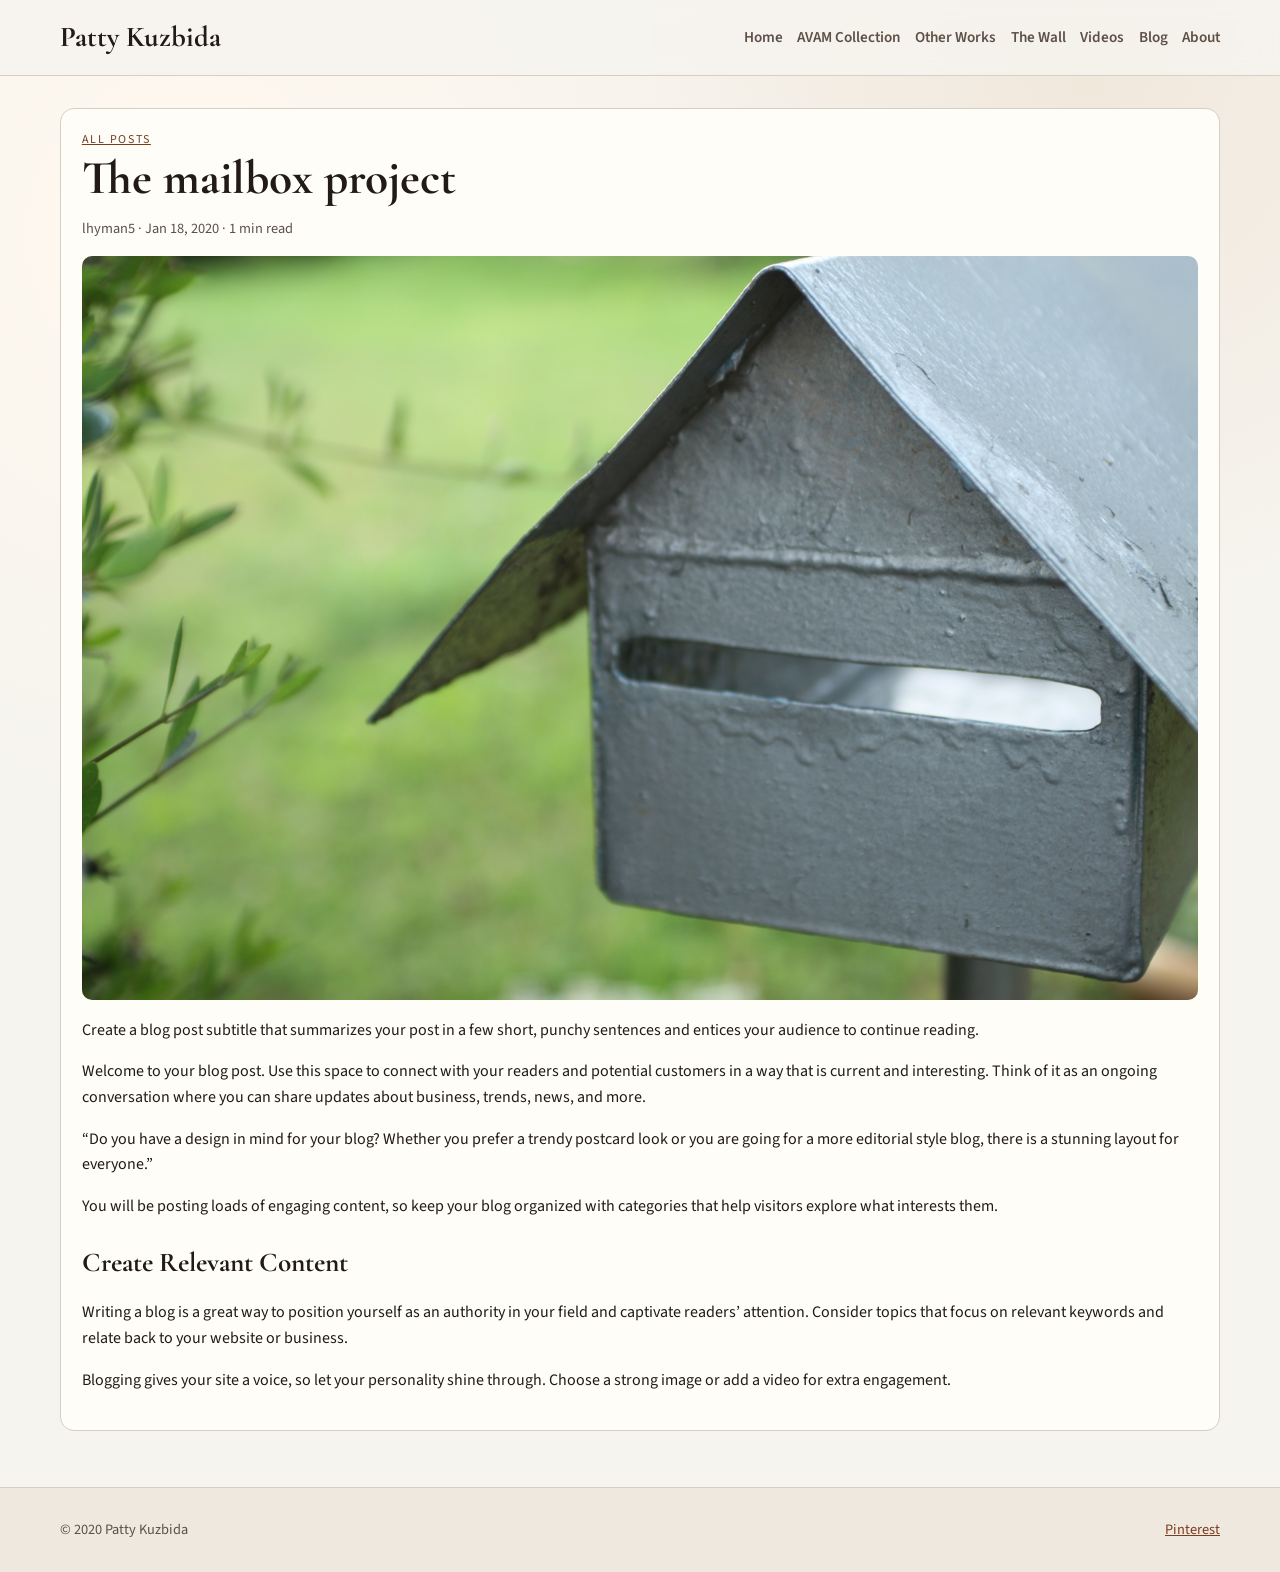
<file: post/the-mailbox-project/index.html>
<!doctype html>
<html lang="en">
<head>
  <meta charset="utf-8" />
  <meta name="viewport" content="width=device-width, initial-scale=1" />
  <title>The mailbox project</title>
  <meta name="description" content="Archived blog post: The mailbox project" />
  <link rel="canonical" href="https://www.pattykuzbida.com/post/the-mailbox-project" />
  <link rel="preconnect" href="https://fonts.googleapis.com" />
  <link rel="preconnect" href="https://fonts.gstatic.com" crossorigin />
  <link href="https://fonts.googleapis.com/css2?family=Cormorant+Garamond:wght@500;700&family=Source+Sans+3:wght@400;500;600&display=swap" rel="stylesheet" />
  <link rel="stylesheet" href="../../styles.css" />
</head>
<body>
  <a class="skip-link" href="#main">Skip to content</a>
  <header class="site-header">
    <div class="wrap">
      <a class="brand" href="../../index.html">Patty Kuzbida</a>
      <nav class="site-nav" aria-label="Main">
        <a href="../../index.html">Home</a>
<a href="../../avamcollection/">AVAM Collection</a>
<a href="../../otherworks/">Other Works</a>
<a href="../../thewall/">The Wall</a>
<a href="../../videos/">Videos</a>
<a href="../../blog/">Blog</a>
<a href="../../about-me/">About</a>
      </nav>
    </div>
  </header>
  <main id="main" class="wrap">
    
    <article class="post">
      <p class="eyebrow"><a href="../../blog/">All Posts</a></p>
      <h1>The mailbox project</h1>
      <p class="meta">lhyman5 · Jan 18, 2020 · 1 min read</p>
      <figure class="post-hero">
        <img src="../../assets/images/c9e29ce982c7146d2600e39f8bcb4922.jpg" alt="The mailbox project" />
      </figure>
      <p>Create a blog post subtitle that summarizes your post in a few short, punchy sentences and entices your audience to continue reading.</p><p>Welcome to your blog post. Use this space to connect with your readers and potential customers in a way that is current and interesting. Think of it as an ongoing conversation where you can share updates about business, trends, news, and more.</p><p>“Do you have a design in mind for your blog? Whether you prefer a trendy postcard look or you are going for a more editorial style blog, there is a stunning layout for everyone.”</p><p>You will be posting loads of engaging content, so keep your blog organized with categories that help visitors explore what interests them.</p><h2>Create Relevant Content</h2><p>Writing a blog is a great way to position yourself as an authority in your field and captivate readers’ attention. Consider topics that focus on relevant keywords and relate back to your website or business.</p><p>Blogging gives your site a voice, so let your personality shine through. Choose a strong image or add a video for extra engagement.</p>
    </article>
    
  </main>
  <footer class="site-footer">
    <div class="wrap">
      <p>© 2020 Patty Kuzbida</p>
      <p><a href="https://www.pinterest.com/kuzbida/" target="_blank" rel="noopener noreferrer">Pinterest</a></p>
    </div>
  </footer>
</body>
</html>
</file>
<file: styles.css>
:root {
  --bg: #f6f4ef;
  --paper: #fffdf8;
  --ink: #211a15;
  --muted: #5d5047;
  --line: #d8cec4;
  --accent: #7a3c1f;
  --accent-soft: #e7d8cd;
  --radius: 14px;
  --shadow: 0 18px 38px rgba(36, 24, 16, 0.12);
}

* { box-sizing: border-box; }

body {
  margin: 0;
  font-family: "Source Sans 3", "Segoe UI", sans-serif;
  color: var(--ink);
  background: radial-gradient(circle at 15% 15%, #fff8ee, transparent 35%),
              radial-gradient(circle at 85% 5%, #f1e8dc, transparent 30%),
              var(--bg);
  line-height: 1.6;
}

img {
  width: 100%;
  display: block;
  border-radius: 10px;
}

a { color: var(--accent); text-decoration-thickness: 1px; }
a:hover { text-decoration-thickness: 2px; }

.skip-link {
  position: absolute;
  left: -9999px;
  top: 0;
}

.skip-link:focus {
  left: 0.5rem;
  top: 0.5rem;
  background: #fff;
  padding: 0.5rem 0.75rem;
  border-radius: 8px;
}

/* Shared layout primitives */
.wrap {
  width: min(1160px, 92vw);
  margin: 0 auto;
}

.site-header {
  position: sticky;
  top: 0;
  z-index: 20;
  backdrop-filter: blur(8px);
  background: rgba(246, 244, 239, 0.85);
  border-bottom: 1px solid var(--line);
}

.site-header .wrap {
  display: flex;
  gap: 1rem;
  align-items: center;
  justify-content: space-between;
  padding: 0.9rem 0;
}

.brand {
  font-family: "Cormorant Garamond", Georgia, serif;
  font-size: 1.8rem;
  font-weight: 700;
  color: var(--ink);
  text-decoration: none;
  white-space: nowrap;
}

.site-nav {
  display: flex;
  flex-wrap: wrap;
  gap: 0.3rem 0.9rem;
}

.site-nav a {
  text-decoration: none;
  color: var(--muted);
  font-weight: 600;
  font-size: 0.95rem;
}

.site-nav a:hover { color: var(--ink); }

main.wrap {
  padding: 2rem 0 3.5rem;
}

.hero {
  display: grid;
  gap: 1.6rem;
  grid-template-columns: 1.05fr 1fr;
  align-items: center;
  background: var(--paper);
  border: 1px solid var(--line);
  border-radius: var(--radius);
  box-shadow: var(--shadow);
  padding: 1.5rem;
}

.hero h1,
.page-intro h1,
.post h1,
.section h2 {
  font-family: "Cormorant Garamond", Georgia, serif;
  line-height: 1.1;
  margin: 0.2rem 0 0.8rem;
}

.hero h1 { font-size: clamp(2rem, 4vw, 3.2rem); }
.page-intro h1, .post h1 { font-size: clamp(2rem, 3.7vw, 3rem); }
.section h2 { font-size: clamp(1.7rem, 2.8vw, 2.3rem); margin-bottom: 0.8rem; }

.eyebrow {
  text-transform: uppercase;
  letter-spacing: 0.14em;
  font-size: 0.75rem;
  color: var(--muted);
  margin: 0;
}

.hero-actions {
  display: flex;
  flex-wrap: wrap;
  gap: 0.75rem;
  margin-top: 1.1rem;
}

.btn,
.btn-link,
.contact-form button {
  display: inline-block;
  border: 1px solid var(--ink);
  background: var(--ink);
  color: #fff;
  text-decoration: none;
  border-radius: 999px;
  padding: 0.6rem 1rem;
  font-weight: 600;
}

.btn-secondary {
  background: transparent;
  color: var(--ink);
}

.section {
  margin-top: 2.2rem;
}

.lede {
  color: var(--muted);
  font-size: 1.1rem;
  max-width: 70ch;
}

.card-grid,
.post-grid,
.video-grid,
.gallery {
  display: grid;
  gap: 1rem;
}

.card-grid { grid-template-columns: repeat(auto-fit, minmax(220px, 1fr)); }
.post-grid { grid-template-columns: repeat(auto-fit, minmax(280px, 1fr)); }
.video-grid { grid-template-columns: repeat(auto-fit, minmax(220px, 1fr)); }
.gallery { grid-template-columns: repeat(auto-fit, minmax(170px, 1fr)); }

.card,
.post-card,
.video-card,
.art {
  border: 1px solid var(--line);
  border-radius: var(--radius);
  background: var(--paper);
  overflow: hidden;
}

.card-copy,
.post-card div,
.video-card div {
  padding: 0.9rem;
}

.card h3,
.post-card h3,
.video-card h3 {
  margin: 0 0 0.5rem;
  font-family: "Cormorant Garamond", Georgia, serif;
  font-size: 1.45rem;
}

.post-card h3 a { color: var(--ink); text-decoration: none; }
.post-card h3 a:hover { text-decoration: underline; }

.meta {
  color: var(--muted);
  font-size: 0.9rem;
  margin: 0 0 0.45rem;
}

.bio-layout {
  display: grid;
  grid-template-columns: 300px 1fr;
  gap: 1.2rem;
  align-items: start;
}

.contact-form {
  display: grid;
  gap: 0.7rem;
  max-width: 580px;
}

.contact-form label {
  display: grid;
  gap: 0.25rem;
  font-weight: 600;
}

.contact-form input,
.contact-form textarea {
  border: 1px solid var(--line);
  border-radius: 10px;
  padding: 0.65rem;
  font: inherit;
  background: #fff;
}

.contact-form .honeypot {
  display: none;
}

.post {
  background: var(--paper);
  border: 1px solid var(--line);
  border-radius: var(--radius);
  padding: 1.3rem;
}

.post h2 {
  margin: 1.35rem 0 0.45rem;
  font-family: "Cormorant Garamond", Georgia, serif;
  font-size: 1.7rem;
}

.post-hero {
  margin: 1rem 0 1.1rem;
}

.site-footer {
  border-top: 1px solid var(--line);
  background: #efe8de;
}

.site-footer .wrap {
  display: flex;
  justify-content: space-between;
  gap: 0.8rem;
  flex-wrap: wrap;
  padding: 1rem 0;
  color: var(--muted);
  font-size: 0.9rem;
}

@media (max-width: 860px) {
  .hero,
  .bio-layout {
    grid-template-columns: 1fr;
  }
}
</file>
